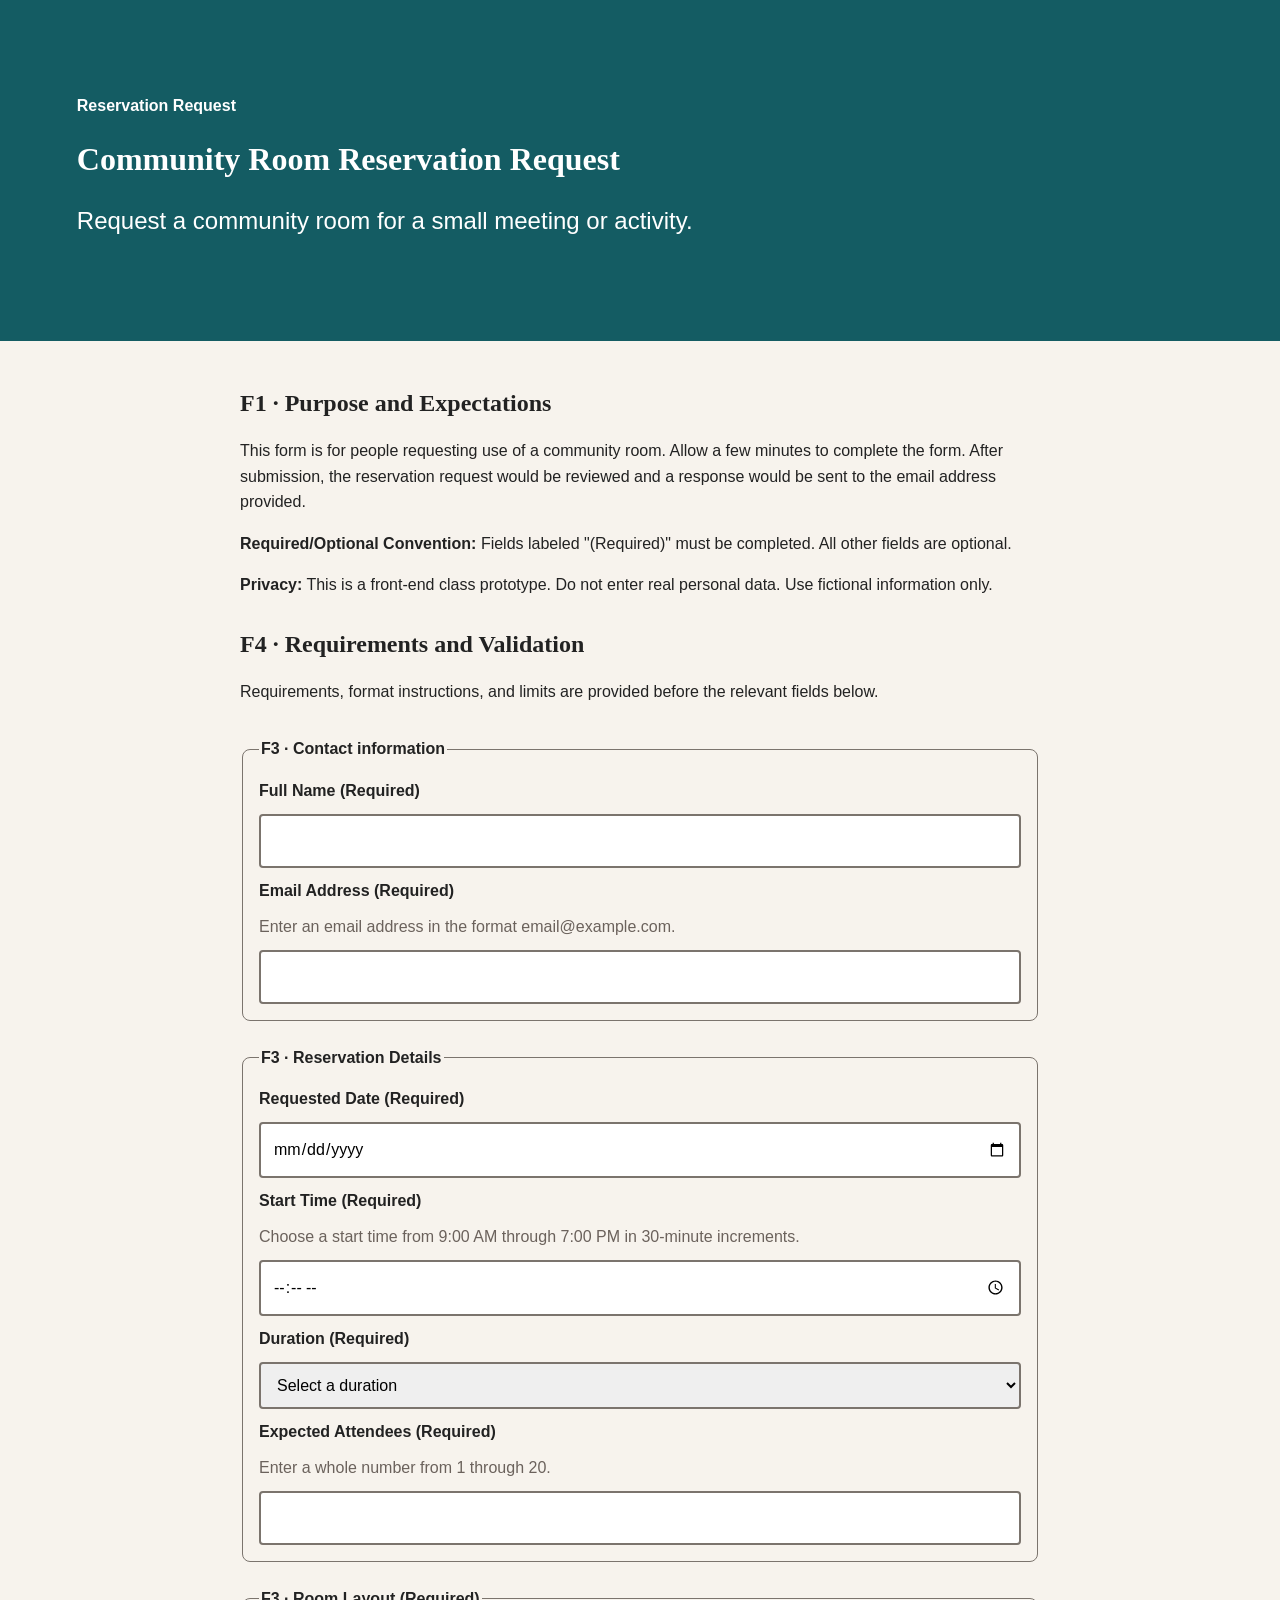
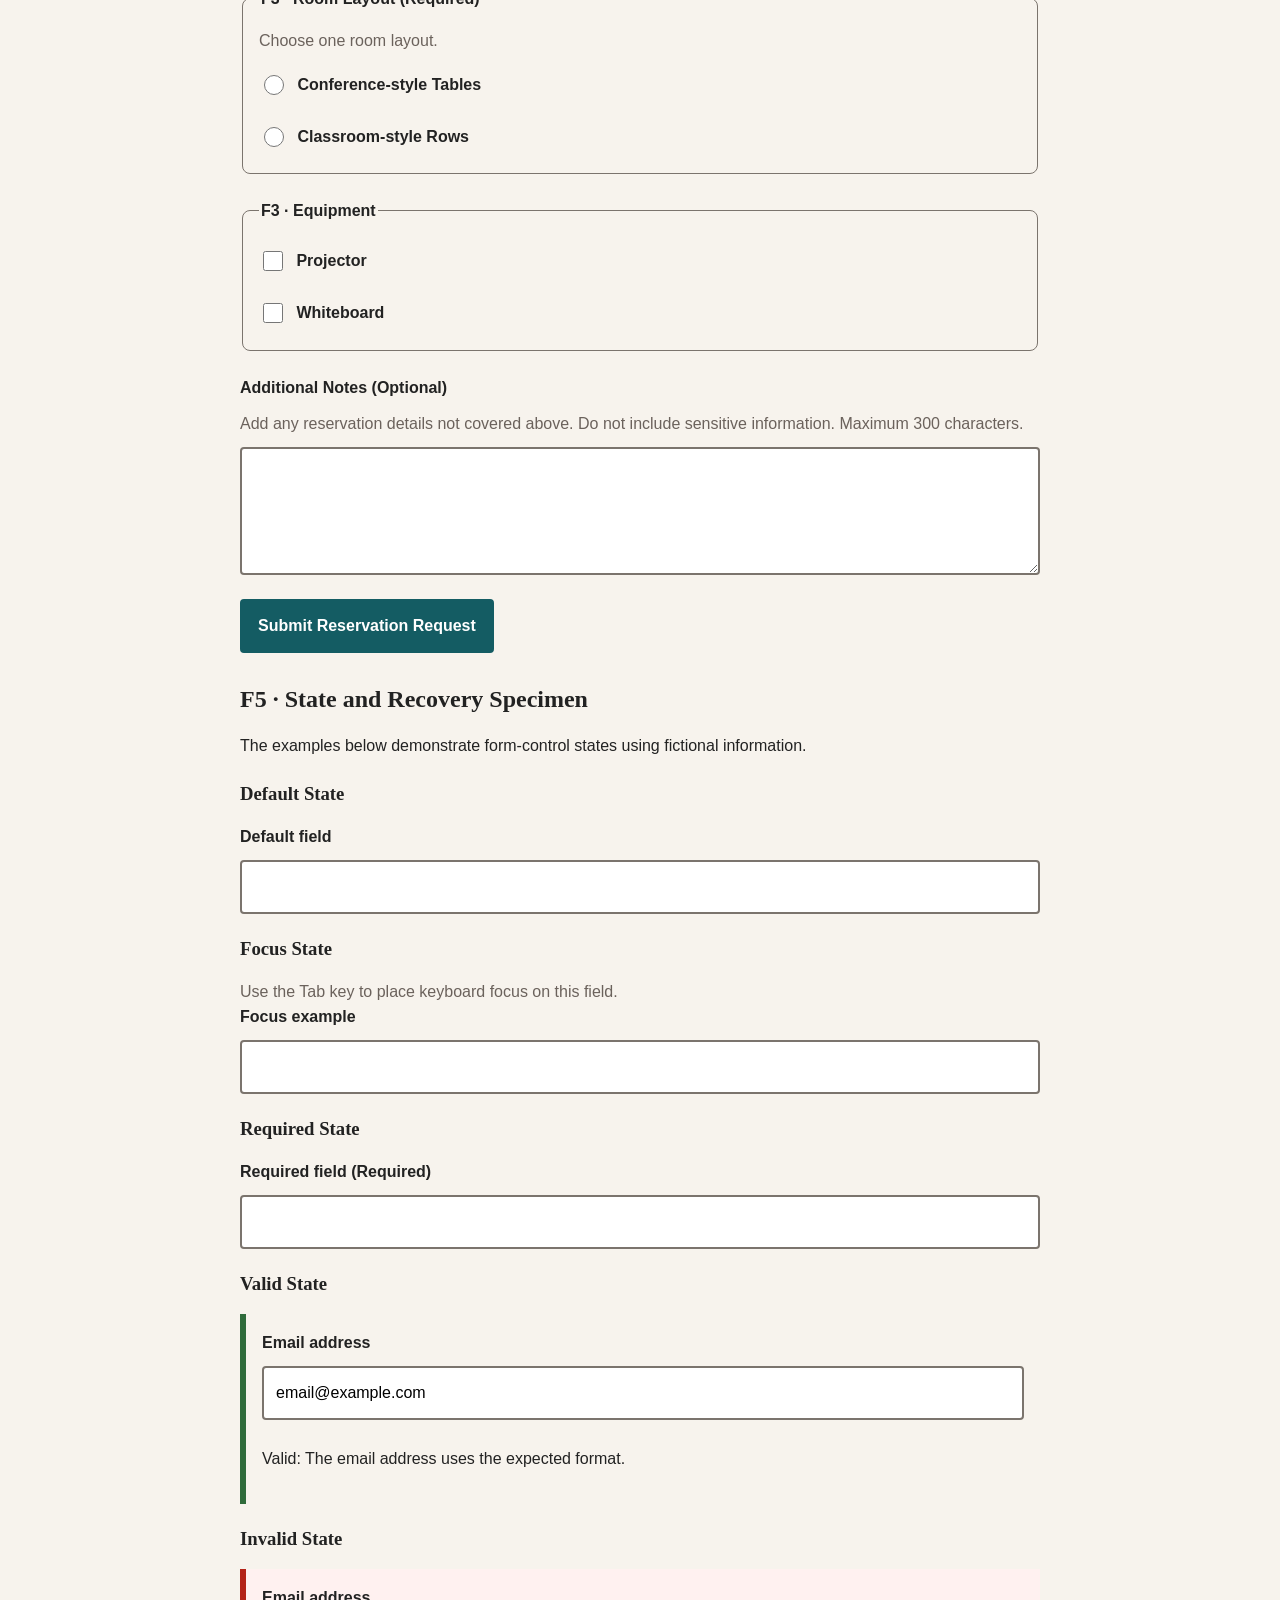
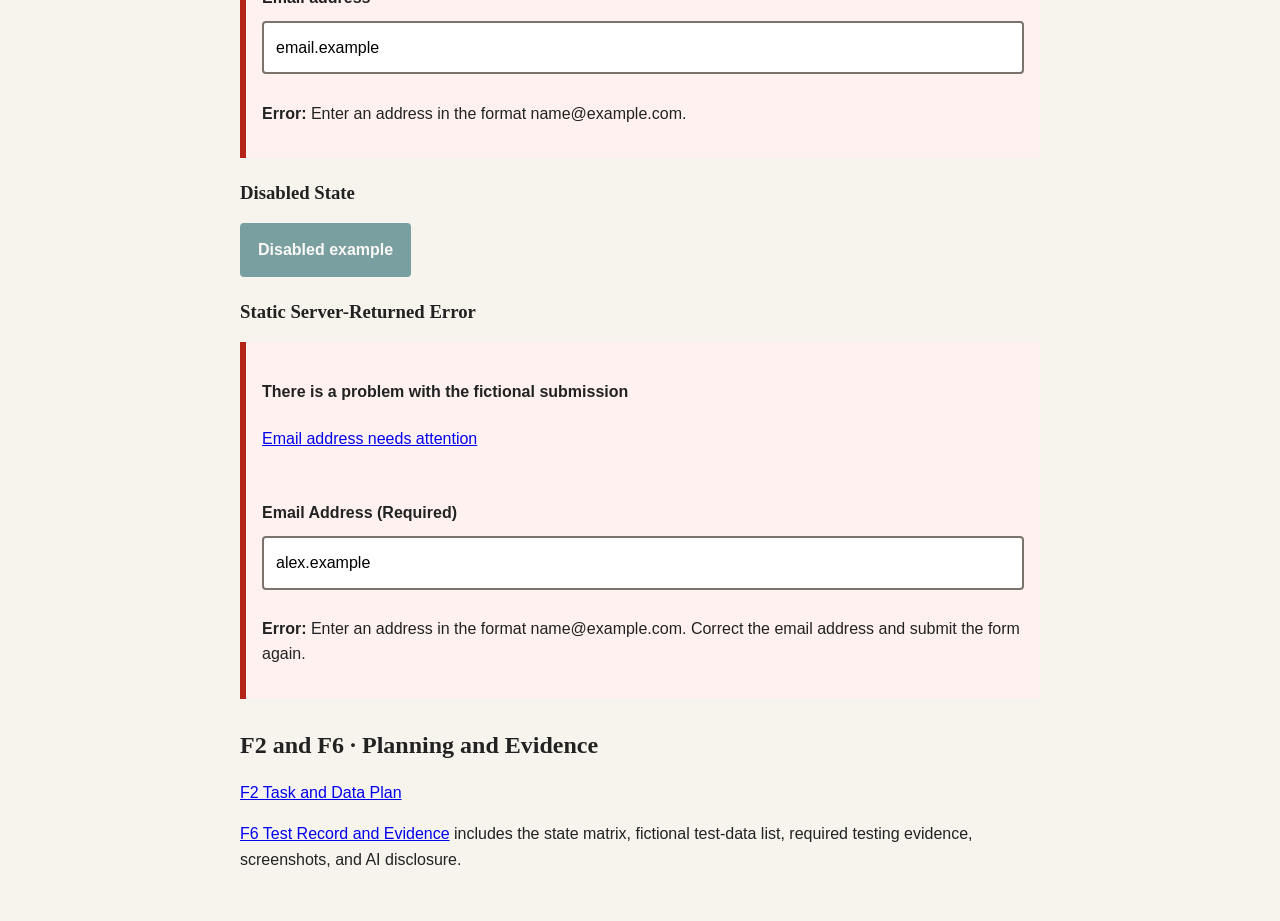
<file: index.html>
<!doctype html>
<html lang="en">
    <head>
        <meta charset="utf-8">
        <meta name="viewport" content="width=device-width,initial-scale=1">
        <title>Community Room Reservation Request</title>
        <link rel="stylesheet" href="styles.css">
    </head>

    <body>
        <header class="page-header">
            <p class="eyebrow">Reservation Request</p>
            <h1>Community Room Reservation Request</h1>
            <p class="lede">Request a community room for a small meeting or activity.</p>
        </header>

        <main>
            <section id="expectations">
                <h2>F1 · Purpose and Expectations</h2>
                
                <p>This form is for people requesting use of a community room. Allow a few minutes to complete the form. After submission, the reservation request would be reviewed and a response would be sent to the email address provided.</p>
                <p><strong>Required/Optional Convention:</strong> Fields labeled "(Required)" must be completed. All other fields are optional.</p>
                <p><strong>Privacy:</strong> This is a front-end class prototype. Do not enter real personal data. Use fictional information only.</p>
            </section>

            <section id="requirements">
                <h2> F4 · Requirements and Validation</h2>
                <p>Requirements, format instructions, and limits are provided before the relevant fields below.</p>
            </section>

            <form action="#" method="get">
                <fieldset>
                 
                    <legend>F3 · Contact information</legend>

                    <div class="field">
                        <label for="requester-name">Full Name (Required)</label>
                        <input id="requester-name" name="requester_name" type="text" autocomplete="name" required>
                    </div>
                   
                    <div class="field">
                        <label for="email">Email Address (Required)</label>
                        <p class="help" id="email-help">Enter an email address in the format email@example.com.</p>
                        <input id="email" name="email" type="email" autocomplete="email" required aria-describedby="email-help">
                    </div>
                
                </fieldset>
                
                <fieldset>
                    <legend>F3 · Reservation Details</legend>

                    <div class="field">
                        <label for="reservation-date">Requested Date (Required)</label>
                        <input id="reservation-date" name="reservation_date" type="date" required>
                    </div>

                    <div class="field">
                        <label for="start-time">Start Time (Required)</label>
                        <p class="help" id="start-time-help">Choose a start time from 9:00 AM through 7:00 PM in 30-minute increments.</p>
                        <input id="start-time" name="start_time" type="time" min="09:00" max="19:00" step="1800" required aria-describedby="start-time-help">
                    </div>

                    <div class="field">
                        <label for="duration">Duration (Required)</label>
                        <select id="duration" name="duration" required>
                            <option value="">Select a duration</option>
                            <option value="1-hour">1 hour</option>
                            <option value="2-hours">2 hours</option>
                            <option value="3-hours">3 hours</option>
                        </select>
                    </div>

                    <div class="field">
                        <label for="attendees">Expected Attendees (Required)</label>
                        <p class="help" id="attendees-help">Enter a whole number from 1 through 20.</p>
                        <input id="attendees" name="attendees" type="number" min="1" max="20" step="1" required aria-describedby="attendees-help">
                    </div>

                </fieldset>
                
                <fieldset>
                    <legend>F3 · Room Layout (Required)</legend>
                    <p class="help">Choose one room layout.</p>

                    <label class="choice">
                        <input type="radio" name="room_layout" value="conference" required>
                        Conference-style Tables
                    </label>

                    <label class="choice">
                        <input type="radio" name="room_layout" value="classroom" required>
                        Classroom-style Rows
                    </label>
                </fieldset>

                <fieldset>
                    <legend>F3 · Equipment</legend>

                    <label class="choice">
                        <input type="checkbox" name="equipment" value="projector">
                        Projector
                    </label>

                    <label class="choice">
                        <input type="checkbox" name="equipment" value="whiteboard">
                        Whiteboard
                    </label>
                </fieldset>

                    <div class="field">
                        <label for="notes">Additional Notes (Optional)</label>
                        <p class="help" id="notes-help">Add any reservation details not covered above. Do not include sensitive information. Maximum 300 characters.</p>
                        <textarea id="notes" name="notes" maxlength="300" aria-describedby="notes-help"></textarea>
                    </div>

                    <button type="submit">Submit Reservation Request</button>
                
                </form>
                
                <section id="states">
                    <h2>F5 · State and Recovery Specimen</h2>
                    <p>The examples below demonstrate form-control states using fictional information.</p>

                    <div class="state-example">
                        <h3>Default State</h3>
                        <div class="field">
                            <label for="default-example">Default field</label>
                            <input id="default-example" type="text">
                        </div>
                    </div>

                    <div class="state-example">
                        <h3>Focus State</h3>
                        <p class="help">Use the Tab key to place keyboard focus on this field.</p>
                        <div class="field">
                            <label for="focus-example">Focus example</label>
                            <input id="focus-example" type="text">
                        </div>
                    </div>

                    <div class="state-example">
                        <h3>Required State</h3>
                        <div class="field">
                            <label for="required-example">Required field (Required)</label>
                            <input id="required-example" type="text" required>
                        </div>
                    </div>

                    <div class="state-example">
                        <h3>Valid State</h3>
                        <div class="field field-valid">
                            <label for="valid-example">Email address</label>
                            <input id="valid-example" type="email" value="email@example.com">
                            <p>Valid: The email address uses the expected format.</p>
                        </div>
                    </div>

                    <div class="state-example">
                        <h3>Invalid State</h3>
                        <div class="field field-error">
                            <label for="invalid-example">Email address</label>
                            <input id="invalid-example" type="email" value="email.example" aria-invalid="true" aria-describedby="invalid-message">
                            <p id="invalid-message"><strong>Error:</strong> Enter an address in the format name@example.com.</p>
                        </div>
                    </div>

                    <div class="state-example">
                        <h3>Disabled State</h3>
                        <button type="button" disabled>Disabled example</button>
                    </div>

                    <div class="state-example">
                        <h3>Static Server-Returned Error</h3>

                        <div class="error-summary">
                            <h4>There is a problem with the fictional submission</h4>
                            <p><a href="#server-error-example">Email address needs attention</a></p>
                        </div>

                        <div class="field field-error">
                            <label for="server-error-example">Email Address (Required)</label>
                            <input id="server-error-example" type="email" value="alex.example" aria-invalid="true" aria-describedby="server-error-message">
                            <p id="server-error-message"><strong>Error:</strong> Enter an address in the format name@example.com. Correct the email address and submit the form again.</p>
                        </div>
                    </div>
                </section>
                
                <section id="documentation">
                    <h2>F2 and F6 · Planning and Evidence</h2>

                    <p>
                        <a href="field-inventory-template.html">F2 Task and Data Plan</a>
                    </p>

                    <p>
                        <a href="test-record.pdf">F6 Test Record and Evidence</a>
                        includes the state matrix, fictional test-data list, required testing evidence, screenshots, and AI disclosure.
                    </p>
                </section>
            
            </main>
        </body>
    </html>
</file>
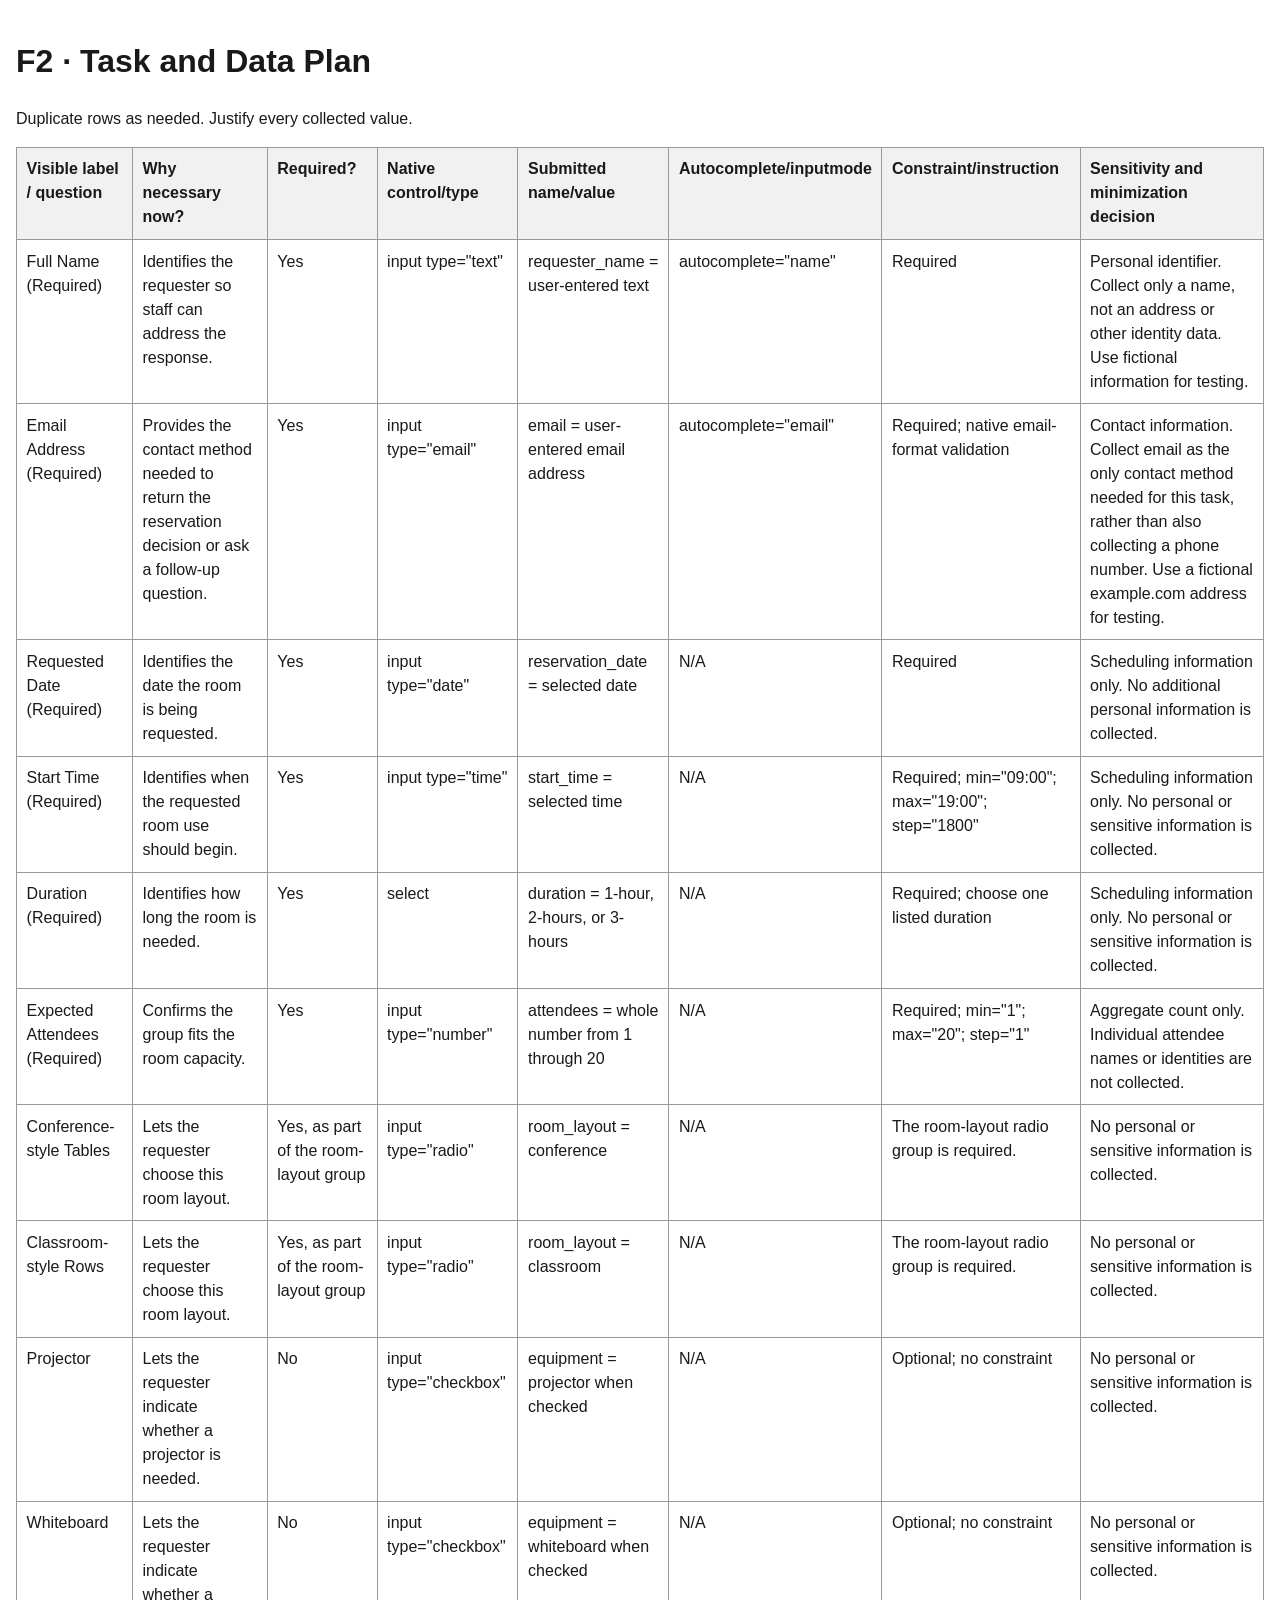
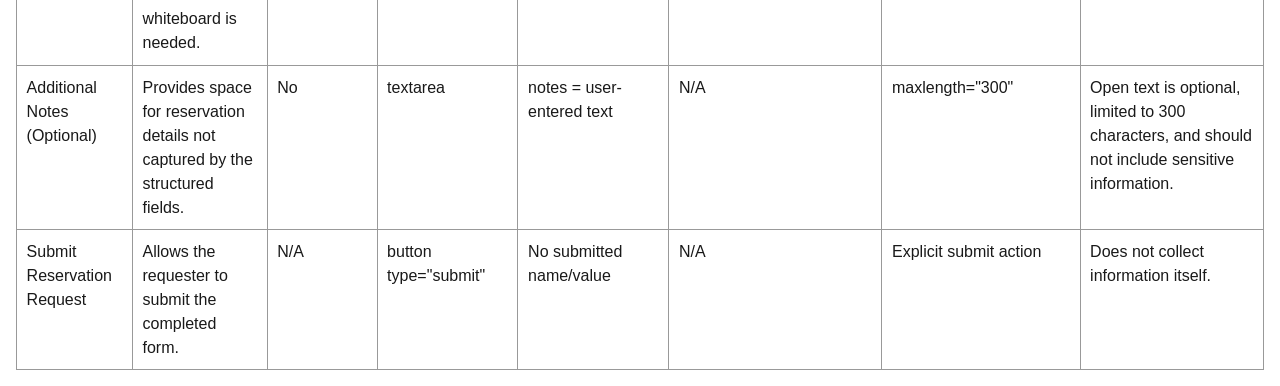
<file: field-inventory-template.html>
<!doctype html>
<html lang="en">
    <head>
        <meta charset="utf-8">
        <meta name="viewport" content="width=device-width,initial-scale=1">
        <title>Field Inventory</title>
        <style>
        body{
            font-family:Arial,sans-serif;
            line-height:1.5;
            max-width:80rem;
            margin:auto;
            padding:1rem;
            color:#191919;
        }
        table{
            width:100%;
            border-collapse:collapse;
        }
        th,td{
            padding:.6rem;
            border:1px solid #999;
            text-align:left;
            vertical-align:top;
        }
        th{
            background:#f1f1f1;
        }
        </style>
        </head>
        <body>
            <h1>F2 · Task and Data Plan</h1>
            <p>Duplicate rows as needed. Justify every collected value.</p>
            <table>
                <thead>
                    <tr>
                        <th>Visible label / question</th>
                        <th>Why necessary now?</th>
                        <th>Required?</th>
                        <th>Native control/type</th>
                        <th>Submitted name/value</th>
                        <th>Autocomplete/inputmode</th>
                        <th>Constraint/instruction</th>
                        <th>Sensitivity and minimization decision</th>
                    </tr>
                </thead>
                <tbody>
                    <tr>
                        <td>Full Name (Required)</td>
                        <td>Identifies the requester so staff can address the response.</td>
                        <td>Yes</td>
                        <td>input type="text"</td>
                        <td>requester_name = user-entered text</td>
                        <td>autocomplete="name"</td>
                        <td>Required</td>
                        <td>Personal identifier. Collect only a name, not an address or other identity data. Use fictional information for testing.</td>
                    </tr>

                    <tr>
                        <td>Email Address (Required)</td>
                        <td>Provides the contact method needed to return the reservation decision or ask a follow-up question.</td>
                        <td>Yes</td>
                        <td>input type="email"</td>
                        <td>email = user-entered email address</td>
                        <td>autocomplete="email"</td>
                        <td>Required; native email-format validation</td>
                        <td>Contact information. Collect email as the only contact method needed for this task, rather than also collecting a phone number. Use a fictional example.com address for testing.</td>
                    </tr>

                    <tr>
                        <td>Requested Date (Required)</td>
                        <td>Identifies the date the room is being requested.</td>
                        <td>Yes</td>
                        <td>input type="date"</td>
                        <td>reservation_date = selected date</td>
                        <td>N/A</td>
                        <td>Required</td>
                        <td>Scheduling information only. No additional personal information is collected.</td>
                    </tr>
                    <tr>
                        <td>Start Time (Required)</td>
                        <td>Identifies when the requested room use should begin.</td>
                        <td>Yes</td>
                        <td>input type="time"</td>
                        <td>start_time = selected time</td>
                        <td>N/A</td>
                        <td>Required; min="09:00"; max="19:00"; step="1800"</td>
                        <td>Scheduling information only. No personal or sensitive information is collected.</td>
                    </tr>
                    
                    <tr>
                        <td>Duration (Required)</td>
                        <td>Identifies how long the room is needed.</td>
                        <td>Yes</td>
                        <td>select</td>
                        <td>duration = 1-hour, 2-hours, or 3-hours</td>
                        <td>N/A</td>
                        <td>Required; choose one listed duration</td>
                        <td>Scheduling information only. No personal or sensitive information is collected.</td>
                    </tr>
                    
                     <tr>
                        <td>Expected Attendees (Required)</td>
                        <td>Confirms the group fits the room capacity.</td>
                        <td>Yes</td>
                        <td>input type="number"</td>
                        <td>attendees = whole number from 1 through 20</td>
                        <td>N/A</td>
                        <td>Required; min="1"; max="20"; step="1"</td>
                        <td>Aggregate count only. Individual attendee names or identities are not collected.</td>
                    </tr>

                    <tr>
                        <td>Conference-style Tables</td>
                        <td>Lets the requester choose this room layout.</td>
                        <td>Yes, as part of the room-layout group</td>
                        <td>input type="radio"</td>
                        <td>room_layout = conference</td>
                        <td>N/A</td>
                        <td>The room-layout radio group is required.</td>
                        <td>No personal or sensitive information is collected.</td>
                    </tr>

                    <tr>
                        <td>Classroom-style Rows</td>
                        <td>Lets the requester choose this room layout.</td>
                        <td>Yes, as part of the room-layout group</td>
                        <td>input type="radio"</td>
                        <td>room_layout = classroom</td>
                        <td>N/A</td>
                        <td>The room-layout radio group is required.</td>
                        <td>No personal or sensitive information is collected.</td>
                    </tr>

                    <tr>
                        <td>Projector</td>
                        <td>Lets the requester indicate whether a projector is needed.</td>
                        <td>No</td>
                        <td>input type="checkbox"</td>
                        <td>equipment = projector when checked</td>
                        <td>N/A</td>
                        <td>Optional; no constraint</td>
                        <td>No personal or sensitive information is collected.</td>
                    </tr>

                    <tr>
                        <td>Whiteboard</td>
                        <td>Lets the requester indicate whether a whiteboard is needed.</td>
                        <td>No</td>
                        <td>input type="checkbox"</td>
                        <td>equipment = whiteboard when checked</td>
                        <td>N/A</td>
                        <td>Optional; no constraint</td>
                        <td>No personal or sensitive information is collected.</td>
                    </tr>

                    <tr>
                        <td>Additional Notes (Optional)</td>
                        <td>Provides space for reservation details not captured by the structured fields.</td>
                        <td>No</td>
                        <td>textarea</td>
                        <td>notes = user-entered text</td>
                        <td>N/A</td>
                        <td>maxlength="300"</td>
                        <td>Open text is optional, limited to 300 characters, and should not include sensitive information.</td>
                    </tr>

                    <tr>
                        <td>Submit Reservation Request</td>
                        <td>Allows the requester to submit the completed form.</td>
                        <td>N/A</td>
                        <td>button type="submit"</td>
                        <td>No submitted name/value</td>
                        <td>N/A</td>
                        <td>Explicit submit action</td>
                        <td>Does not collect information itself.</td>
                    </tr>
                </tbody>
            </table>
        </body>
        </html>
</file>
<file: styles.css>
:root{
    --color-teal:#145c63;
    --color-cream:#f7f3ed;
    --color-charcoal:#222222;
    --color-warm-gray:#6b625c;
    --color-border-dark:#7b746d;
    --color-green:#2f6b3b;
    --color-red:#b42318;
    --color-white:#ffffff;

    --color-text:var(--color-charcoal);
    --color-muted:var(--color-warm-gray);
    --color-background:var(--color-cream);
    --color-border:var(--color-border-dark);
    --color-action:var(--color-teal);
    --color-on-action:var(--color-white);
    --color-focus:var(--color-teal);
    --color-success:var(--color-green);
    --color-error:var(--color-red);

    --space-2:.5rem;
    --space-3:1rem;
    --space-4:1.5rem;
    --space-5:2rem;

    --measure-text:65ch;

    --radius-small:.25rem;
    --radius-medium:.5rem;

    --font-body:Arial,Helvetica,sans-serif;
    --font-display:Georgia,"Times New Roman",serif;
    --text-body:1rem;
    --text-large:1.5rem;
}

*,*::before,*::after{
    box-sizing:border-box;
}

body{
    margin:0;
    color:var(--color-text);
    background:var(--color-background);
    font-family:var(--font-body);
    font-size:var(--text-body);
    line-height:1.6;
}

h1,
h2,
h3{
    font-family:var(--font-display);
    line-height:1.2;
}

.page-header{
    padding:clamp(2rem,6vw,5rem);
    background:var(--color-action);
    color:var(--color-on-action);
}

.eyebrow{
    color:var(--color-white);
    font-weight:700;
}

.lede{
    max-width:var(--measure-text);
    font-size:var(--text-large);
}

main{
    max-width:52rem;
    margin:auto;
    padding:var(--space-3);
}

section,
form{
    margin-block:var(--space-5);
}

form,
fieldset,
.field{
    display:grid;
    gap:.65rem;
}

form{
    gap:var(--space-4);
}

fieldset{
    padding:var(--space-3);
    border:1px solid var(--color-border);
    border-radius:var(--radius-medium);
}

legend,
label{
    font-weight:700;
}

.help{
    margin:0;
    color:var(--color-muted);
}

.state-example{
    margin-block:var(--space-4);
}

input,
select,
textarea,
button{
    font:inherit;
}

input:not([type="radio"]):not([type="checkbox"]),
select,
textarea{
    width:100%;
    padding:.75rem;
    border:2px solid var(--color-border);
    border-radius:var(--radius-small);
}

textarea{
    min-height:8rem;
    resize:vertical;
}

.choice{
    display:flex;
    gap:.65rem;
    align-items:flex-start;
    padding:.5rem 0;
}

.choice input{
    inline-size:1.25rem;
    block-size:1.25rem;
}

button{
    justify-self:start;
    min-height:44px;
    padding:.75rem 1rem;
    background:var(--color-action);
    color:var(--color-on-action);
    border:2px solid var(--color-action);
    border-radius:var(--radius-small);
    font-weight:700;
}

:focus-visible{
    outline:.2rem solid var(--color-focus);
    outline-offset:.2rem;
}

.error-summary,
.field-error{
    padding:var(--space-3);
    border-left:.4rem solid var(--color-error);
    background:#fff1f0;
}

.field-error input{
    border-color:var(--color-error);
}

.field-valid{
    padding:var(--space-3);
    border-left:.4rem solid var(--color-success);
}

.field-valid input{
    border-color:var(--color-success);
}

button:disabled{
    opacity:.55;
    cursor:not-allowed;
}
</file>
